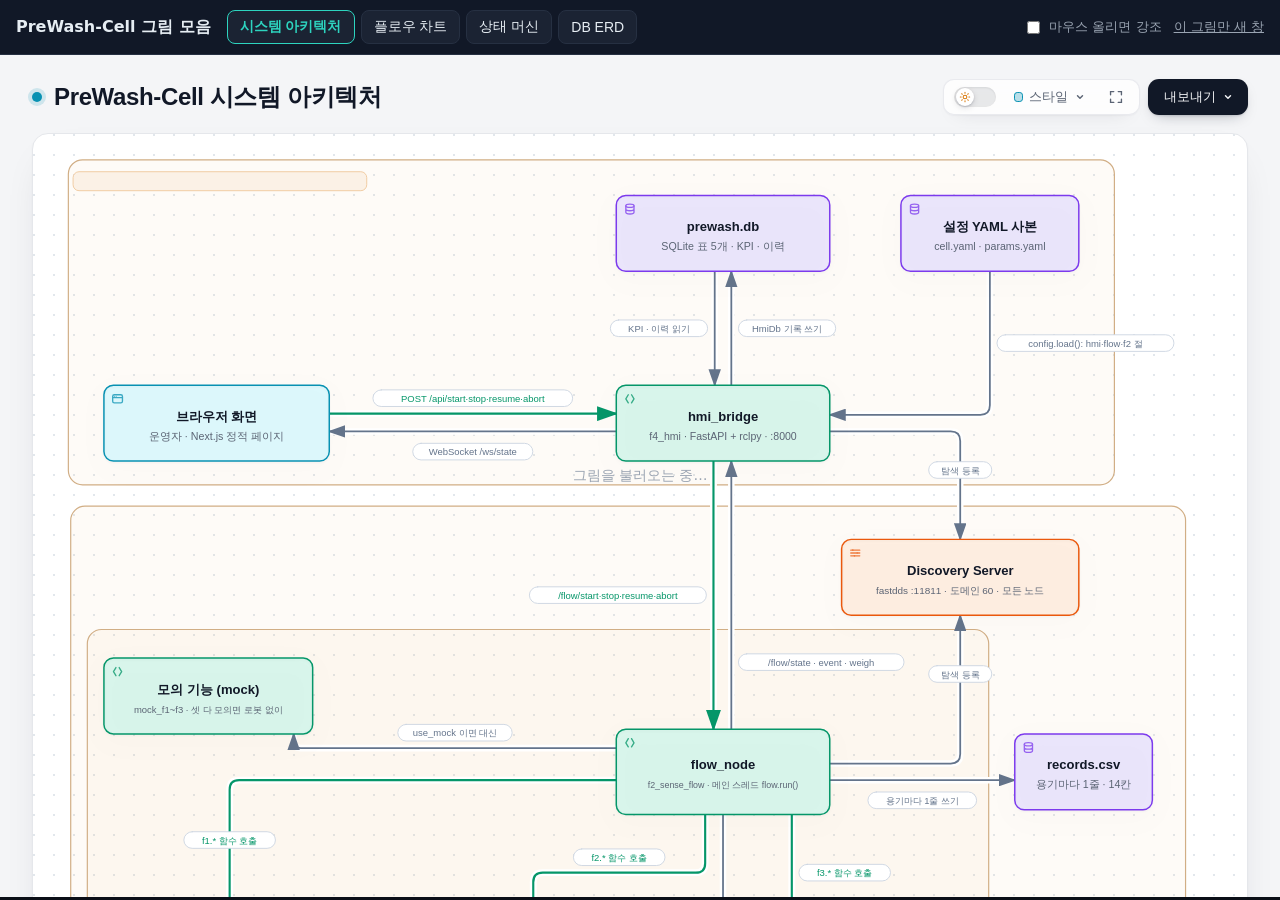
<file: docs/index.html>
<!doctype html>
<html lang="ko">
<head>
<meta charset="utf-8">
<meta name="viewport" content="width=device-width, initial-scale=1">
<title>PreWash-Cell</title>
<meta http-equiv="refresh" content="0; url=images/archify/index.html#arch">
<style>
  body { margin: 0; padding: 24px 16px; background: #0b0f17; color: #e6edf3; font-family: system-ui, -apple-system, "Segoe UI", "Noto Sans KR", sans-serif; line-height: 1.7; }
  a { color: #2dd4bf; }
</style>
</head>
<body>
<!-- GitHub Pages 첫 화면(저장소 About 의 Website 주소) — 아키파이 그림 모음으로 바로 넘긴다 -->
<p>PreWash-Cell 그림 모음으로 이동합니다…</p>
<ul>
  <li><a href="images/archify/index.html#arch">아키파이 그림 모음 — 시스템 아키텍처 · 플로우 차트 · 상태 머신 · DB ERD</a></li>
  <li><a href="https://github.com/rokey9-d2/rokey_9_pjt1_D2">GitHub 저장소(README)</a></li>
</ul>
</body>
</html>
</file>
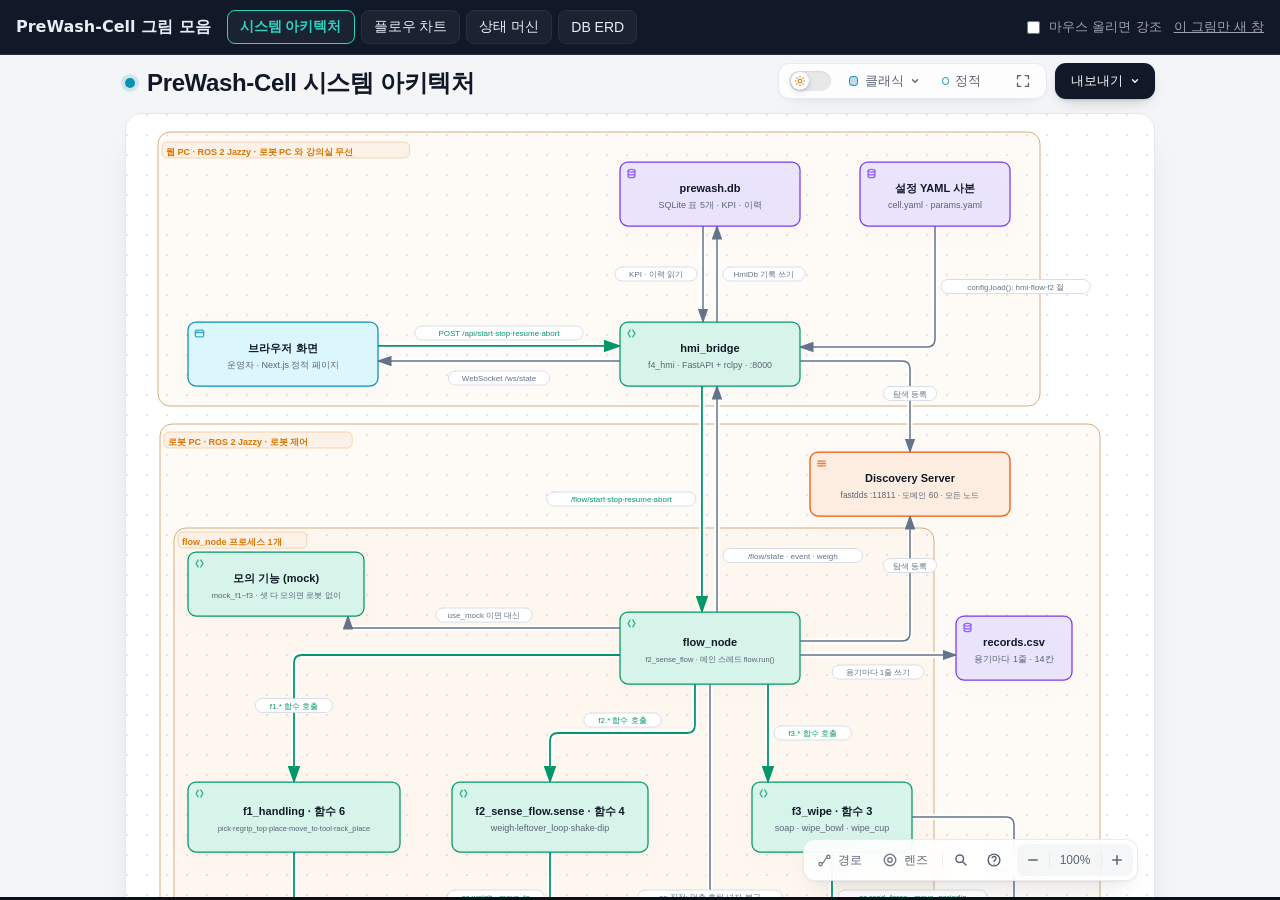
<file: docs/images/archify/index.html>
<!doctype html>
<html lang="ko">
<head>
<meta charset="utf-8">
<meta name="viewport" content="width=device-width, initial-scale=1">
<title>PreWash-Cell 그림 모음</title>
<style>
  :root { --bg: #0b0f17; --bar: #111827; --line: #263042; --text: #e6edf3; --muted: #9aa4b2; --accent: #2dd4bf; --tab: #1b2333; }
  * { box-sizing: border-box; }
  html, body { margin: 0; height: 100%; background: var(--bg); color: var(--text); font-family: system-ui, -apple-system, "Segoe UI", "Noto Sans KR", sans-serif; }
  header { display: flex; flex-wrap: wrap; align-items: center; gap: 10px 16px; padding: 10px 16px; background: var(--bar); border-bottom: 1px solid var(--line); }
  h1 { margin: 0; font-size: 16px; font-weight: 700; white-space: nowrap; }
  nav { display: flex; flex-wrap: wrap; gap: 6px; }
  nav button { border: 1px solid var(--line); background: var(--tab); color: var(--text); padding: 7px 12px; border-radius: 8px; font-size: 14px; cursor: pointer; }
  nav button[aria-selected="true"] { border-color: var(--accent); color: var(--accent); font-weight: 700; }
  .tools { margin-left: auto; display: flex; align-items: center; gap: 12px; font-size: 13px; color: var(--muted); }
  .tools label { display: flex; align-items: center; gap: 6px; cursor: pointer; white-space: nowrap; }
  .tools a { color: var(--muted); }
  main { position: relative; height: calc(100% - 58px); }
  iframe { width: 100%; height: 100%; border: 0; display: block; background: var(--bg); }
  #msg { position: absolute; inset: 0; display: flex; align-items: center; justify-content: center; color: var(--muted); font-size: 14px; pointer-events: none; }
  @media (max-width: 720px) { main { height: calc(100% - 110px); } .tools { margin-left: 0; } }
</style>
</head>
<body>
<header>
  <h1>PreWash-Cell 그림 모음</h1>
  <nav role="tablist" aria-label="그림 고르기"></nav>
  <div class="tools">
    <label title="끄면 노드에 마우스를 올려도 나머지가 흐려지지 않습니다(클릭하면 그 노드만 강조)"><input type="checkbox" id="hover"> 마우스 올리면 강조</label>
    <a id="open" href="#" target="_blank" rel="noopener">이 그림만 새 창</a>
  </div>
</header>
<main>
  <div id="msg">그림을 불러오는 중…</div>
  <iframe id="view" title="PreWash-Cell 그림"></iframe>
</main>
<noscript><p style="padding:16px">자바스크립트가 꺼져 있어요. 그림 파일을 바로 여세요: system_architecture.html · flow_chart.html · state_machine.html · db_erd.html</p></noscript>
<script>
// 아키파이(archify) 그림 4개를 탭으로 골라 본다. 그림 파일은 그대로 두고, 같은 폴더(GitHub Pages · 로컬 서버) 또는 GitHub main 원본에서 읽어 iframe 에 넣는다.
// '마우스 올리면 강조'를 끄면 아키파이의 미리 보기(Intent Trace — 마우스를 올린 노드 말고 모두 20 % 로 흐림)만 막는다.
var REPO_RAW = 'https://raw.githubusercontent.com/rokey9-d2/rokey_9_pjt1_D2/main/docs/images/archify/';
var REPO_BLOB = 'https://github.com/rokey9-d2/rokey_9_pjt1_D2/blob/main/docs/images/archify/';
var VIEWS = [
  { id: 'arch', label: '시스템 아키텍처', file: 'system_architecture.html' },
  { id: 'flow', label: '플로우 차트', file: 'flow_chart.html' },
  { id: 'state', label: '상태 머신', file: 'state_machine.html' },
  { id: 'erd', label: 'DB ERD', file: 'db_erd.html' }
];
var NO_HOVER_CSS =
  'svg[data-intent-trace-active] [data-node-id]{fill-opacity:1!important;stroke-opacity:1!important}' +
  'svg[data-intent-trace-active] [data-edge-from]{opacity:1!important}' +
  'svg[data-intent-trace-active] [data-graph-role="automatic-crossover"]>[data-graph-role="automatic-crossover-underlay"]{opacity:1!important}' +
  'svg[data-intent-trace-active] [data-lifecycle-rail]{opacity:1!important}';
var cache = {};
var nav = document.querySelector('nav');
var frame = document.getElementById('view');
var msg = document.getElementById('msg');
var hover = document.getElementById('hover');
var openLink = document.getElementById('open');
var current = null;

try { hover.checked = localStorage.getItem('pw-hover') === 'on'; } catch (e) {}

function load(file) {
  // 같은 폴더(로컬 서버 · GitHub Pages)에서 먼저, 안 되면 GitHub main 원본에서 읽는다(htmlpreview 로 열었을 때).
  if (cache[file]) return Promise.resolve(cache[file]);
  var fromHere = location.protocol.indexOf('http') === 0 && location.hostname !== 'htmlpreview.github.io'
    ? fetch(encodeURI(file), { cache: 'no-cache' }).then(function (r) { if (!r.ok) throw new Error(r.status); return r.text(); })
    : Promise.reject(new Error('skip'));
  return fromHere.catch(function () {
    // no-cache: 브라우저 캐시(5분)에 남은 옛 판 대신 GitHub 에 새 판이 있는지 매번 확인
    return fetch(REPO_RAW + encodeURIComponent(file), { cache: 'no-cache' }).then(function (r) { if (!r.ok) throw new Error('HTTP ' + r.status); return r.text(); });
  }).then(function (text) { cache[file] = text; return text; });
}

function applyHover() {
  // iframe 안 문서에 미리 보기를 막는 스타일을 넣거나 뺀다(srcdoc 은 같은 출처라 바로 손댈 수 있다).
  var doc = frame.contentDocument;
  if (!doc || !doc.head) return;
  var s = doc.getElementById('bm-no-hover');
  if (hover.checked) { if (s) s.remove(); return; }
  if (!s) { s = doc.createElement('style'); s.id = 'bm-no-hover'; s.textContent = NO_HOVER_CSS; doc.head.appendChild(s); }
}

function show(id) {
  var v = VIEWS.filter(function (x) { return x.id === id; })[0] || VIEWS[0];
  current = v;
  Array.prototype.forEach.call(nav.children, function (b) { b.setAttribute('aria-selected', String(b.dataset.id === v.id)); });
  openLink.href = location.protocol.indexOf('http') === 0 && location.hostname !== 'htmlpreview.github.io'
    ? encodeURI(v.file) : 'https://htmlpreview.github.io/?' + REPO_BLOB + encodeURIComponent(v.file);
  // htmlpreview 는 <base> 를 GitHub 원본 주소로 넣어 상대 주소 '#id' 가 다른 출처가 된다 — 지금 주소 기준 절대 주소로, 막히면 건너뜀
  try { if (location.hash !== '#' + v.id) history.replaceState(null, '', location.href.split('#')[0] + '#' + v.id); } catch (e) {}
  msg.textContent = '그림을 불러오는 중…'; msg.style.display = 'flex';
  load(v.file).then(function (text) {
    if (current !== v) return;
    frame.onload = function () { applyHover(); msg.style.display = 'none'; };
    frame.srcdoc = text;
  }).catch(function (e) {
    msg.textContent = '그림을 못 불러왔어요(' + e.message + ') — 오른쪽 위 \'이 그림만 새 창\'으로 여세요.';
  });
}

VIEWS.forEach(function (v) {
  var b = document.createElement('button');
  b.type = 'button'; b.role = 'tab'; b.dataset.id = v.id; b.textContent = v.label;
  b.addEventListener('click', function () { show(v.id); });
  nav.appendChild(b);
});
hover.addEventListener('change', function () {
  try { localStorage.setItem('pw-hover', hover.checked ? 'on' : 'off'); } catch (e) {}
  applyHover();
});
window.addEventListener('hashchange', function () { show(location.hash.slice(1)); });
show(location.hash.slice(1) || 'arch');
</script>
</body>
</html>
</file>
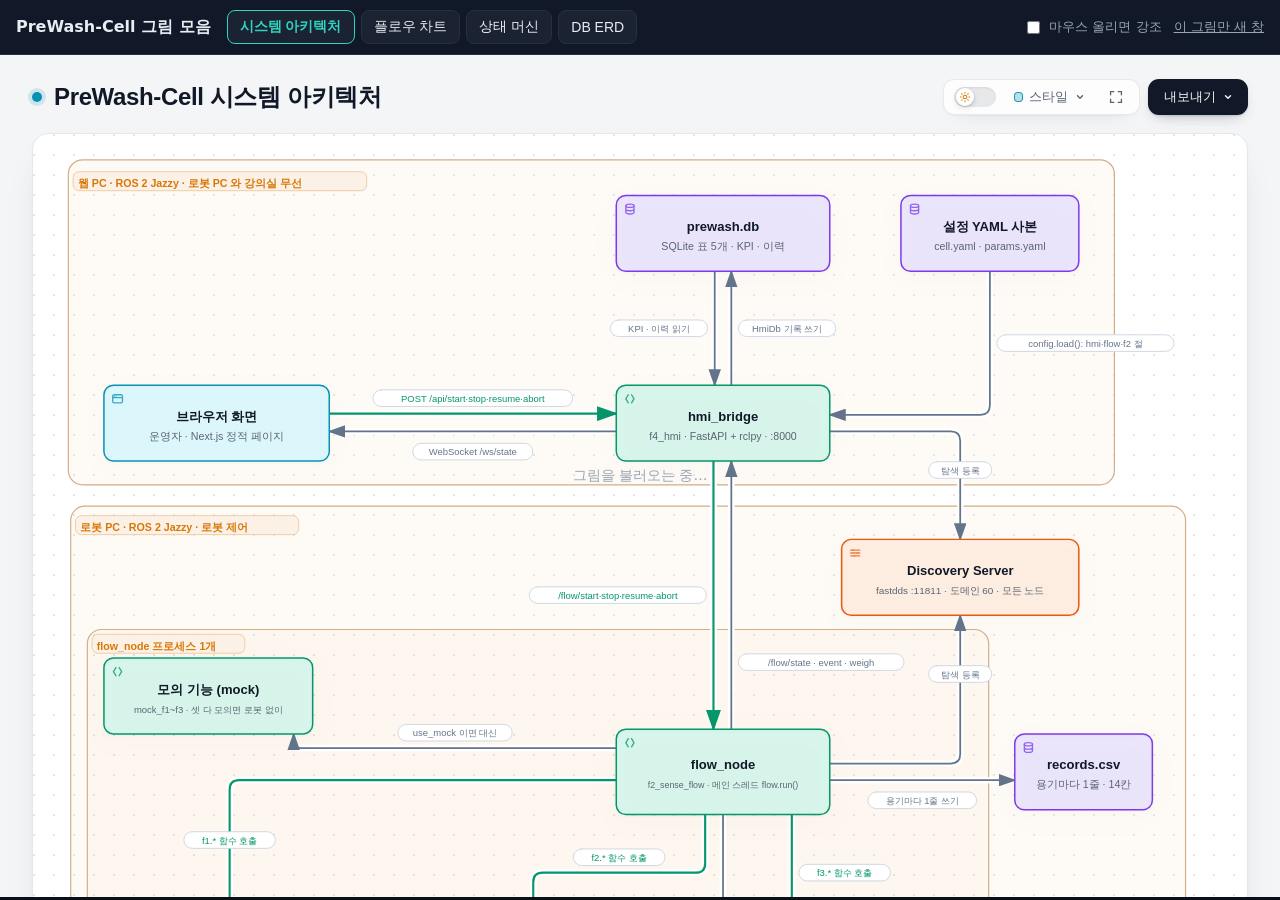
<file: docs/images/system_architecture_pc.html>
<!doctype html>
<html lang="ko">
<head>
<meta charset="utf-8">
<meta name="viewport" content="width=device-width, initial-scale=1">
<title>PreWash-Cell 시스템 아키텍처</title>
<meta http-equiv="refresh" content="0; url=archify/index.html#arch">
<style>body { margin: 0; padding: 24px 16px; background: #0b0f17; color: #e6edf3; font-family: system-ui, "Noto Sans KR", sans-serif; } a { color: #2dd4bf; }</style>
</head>
<body>
<!-- 옛 주소(10/17 이전 README · 문서의 링크) — 그림 모음의 시스템 아키텍처 탭으로 넘긴다 -->
<p>시스템 아키텍처는 <a href="archify/index.html#arch">아키파이 그림 모음</a>으로 옮겼습니다. 이동 중…</p>
</body>
</html>
</file>
